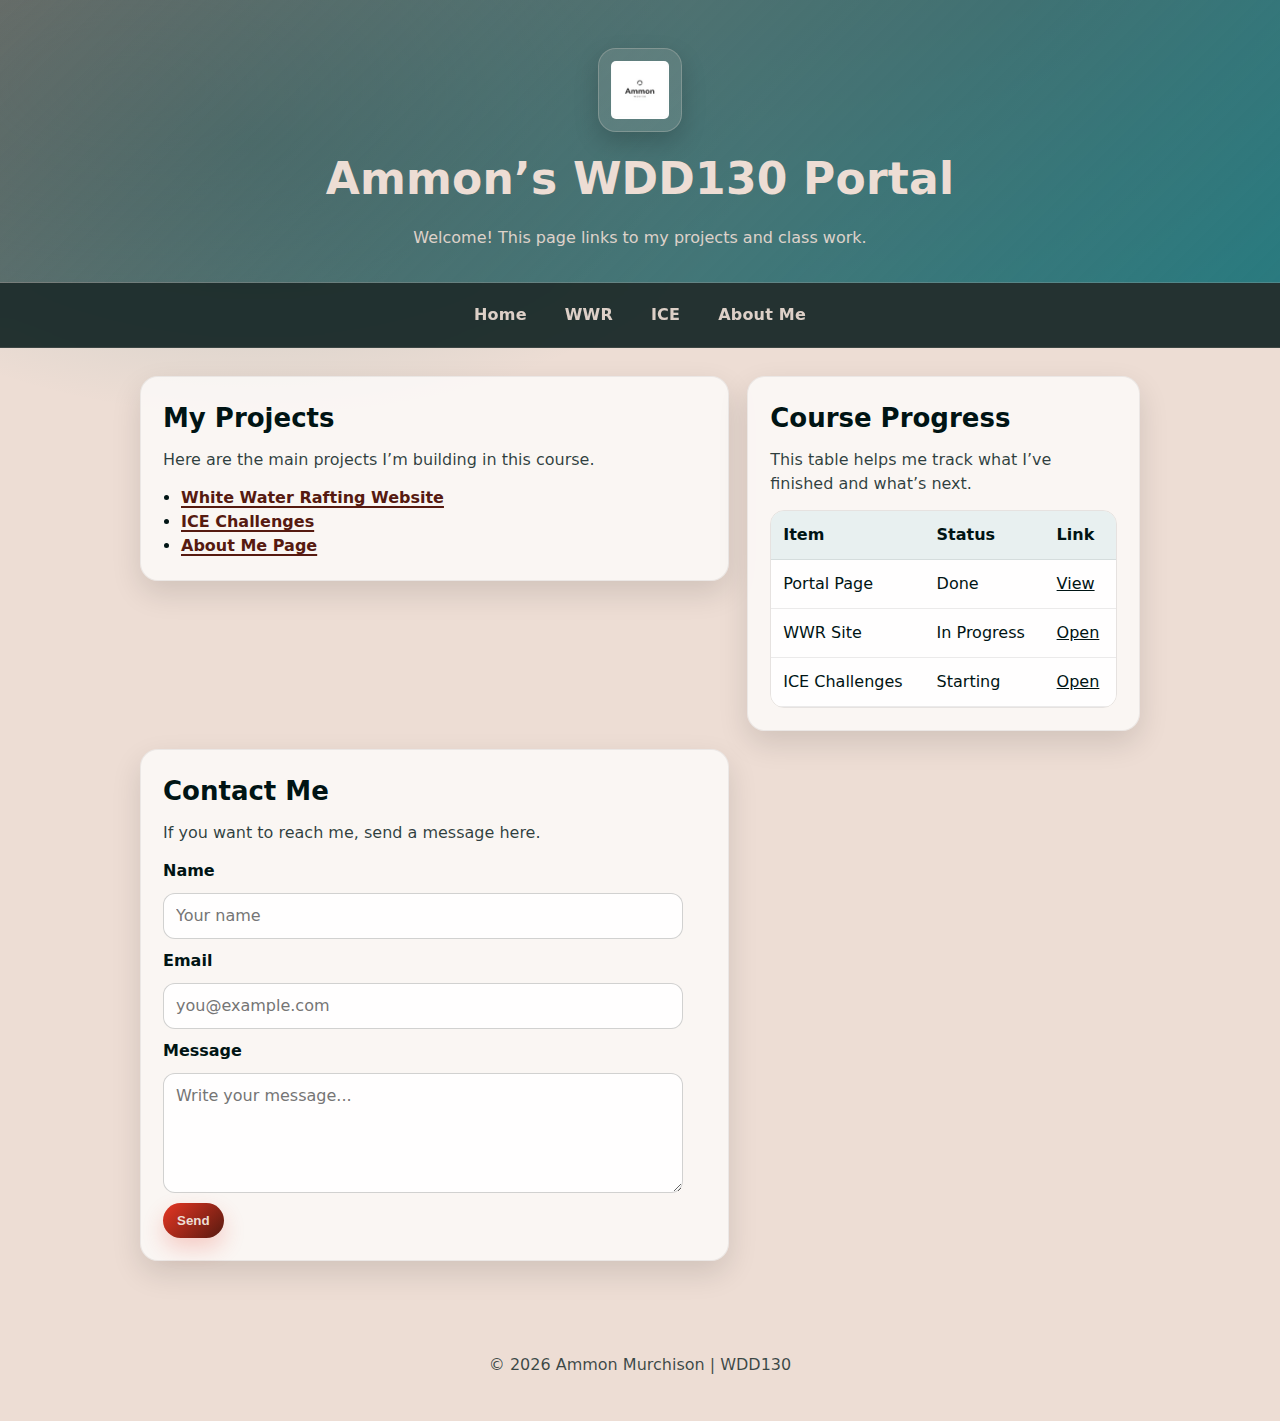
<file: index.html>
<!DOCTYPE html>
<html lang="en">
<head>
  <meta charset="UTF-8" />
  <meta name="viewport" content="width=device-width, initial-scale=1.0"/>
  <title>Ammon WDD130 Portal</title>
  <link rel="stylesheet" href="styles/style.css"/>
</head>

<body>

<header>
  <div class="container brand">
    <img src="images/logo.png" alt="Ammon logo">
    <h1>Ammon’s WDD130 Portal</h1>
    <p>Welcome! This page links to my projects and class work.</p>
  </div>
</header>

<nav>
  <div class="container nav-inner">
    <a href="index.html">Home</a>
    <a href="wwr/index.html">WWR</a>
    <a href="ice.html">ICE</a>
    <a href="aboutme.html">About Me</a>
  </div>
</nav>

<main>
  <div class="container grid two">

    <section class="card">
      <h2>My Projects</h2>
      <p>Here are the main projects I’m building in this course.</p>
      <ul class="list">
        <li><a href="wwr/index.html">White Water Rafting Website</a></li>
        <li><a href="ice.html">ICE Challenges</a></li>
        <li><a href="aboutme.html">About Me Page</a></li>
      </ul>
    </section>

    <section class="card">
      <h2>Course Progress</h2>
      <p>This table helps me track what I’ve finished and what’s next.</p>

      <div class="table-wrap">
        <table>
          <thead>
            <tr>
              <th>Item</th>
              <th>Status</th>
              <th>Link</th>
            </tr>
          </thead>
          <tbody>
            <tr>
              <td>Portal Page</td>
              <td>Done</td>
              <td><a href="index.html">View</a></td>
            </tr>
            <tr>
              <td>WWR Site</td>
              <td>In Progress</td>
              <td><a href="wwr/index.html">Open</a></td>
            </tr>
            <tr>
              <td>ICE Challenges</td>
              <td>Starting</td>
              <td><a href="ice.html">Open</a></td>
            </tr>
          </tbody>
        </table>
      </div>
    </section>

    <section class="card">
      <h2>Contact Me</h2>
      <p>If you want to reach me, send a message here.</p>

      <form>
        <label>Name</label>
        <input type="text" placeholder="Your name">

        <label>Email</label>
        <input type="email" placeholder="you@example.com">

        <label>Message</label>
        <textarea placeholder="Write your message..."></textarea>

        <button type="submit">Send</button>
      </form>
    </section>

  </div>
</main>

<footer>
  <p>&copy; 2026 Ammon Murchison | WDD130</p>
</footer>

</body>
</html>
</file>
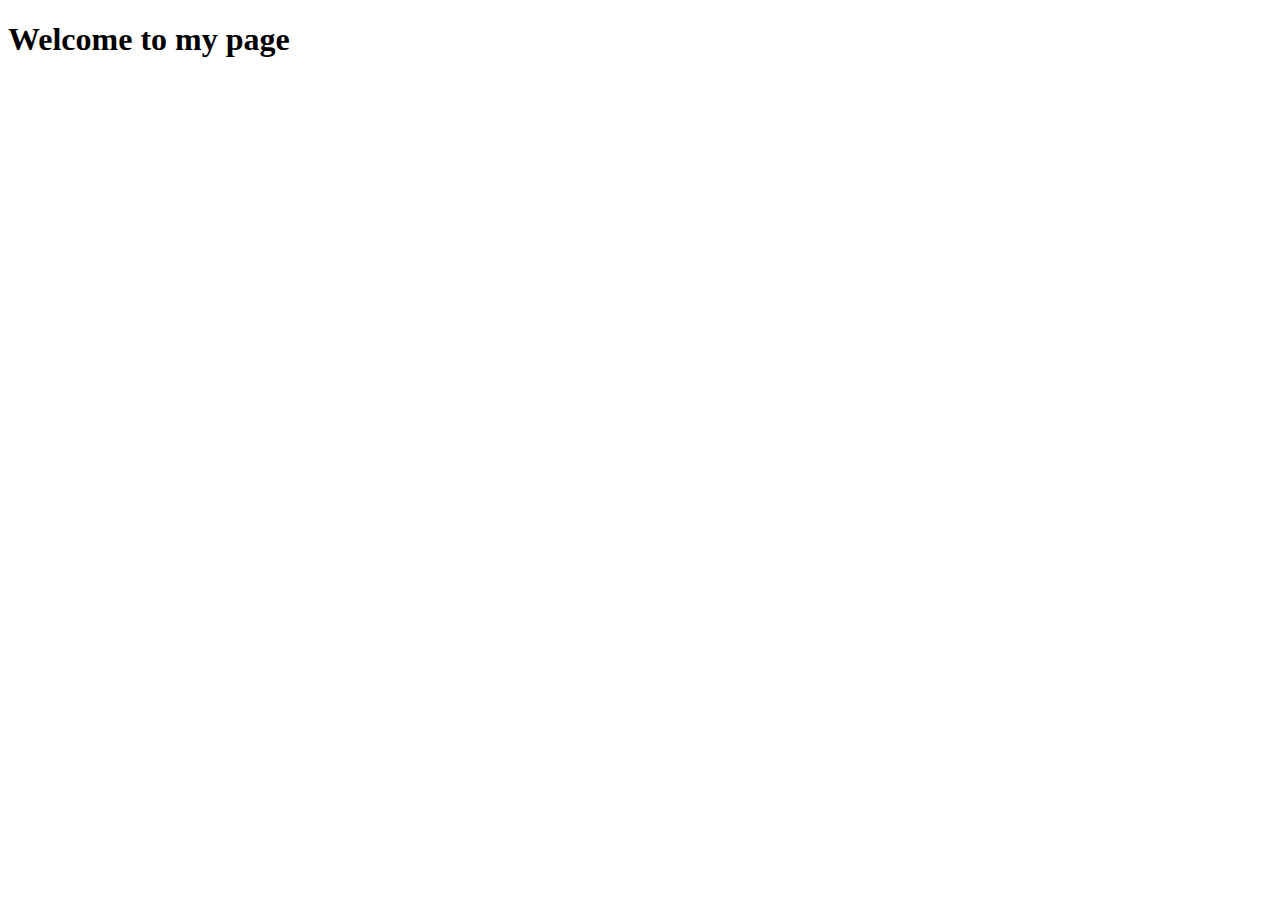
<file: Fonts/index.html>
<!DOCTYPE html>
    <html lang="en">
        <head>
            <meta charset="UTF-8"
            <meta name="viewpont"
             content="width=device-width. initial-scale=1. 0">
             <title>Portal Page</title>

             </head>
             <body>
                <h1>Welcome to my page</h1>



            </body>
        </html>
</file>
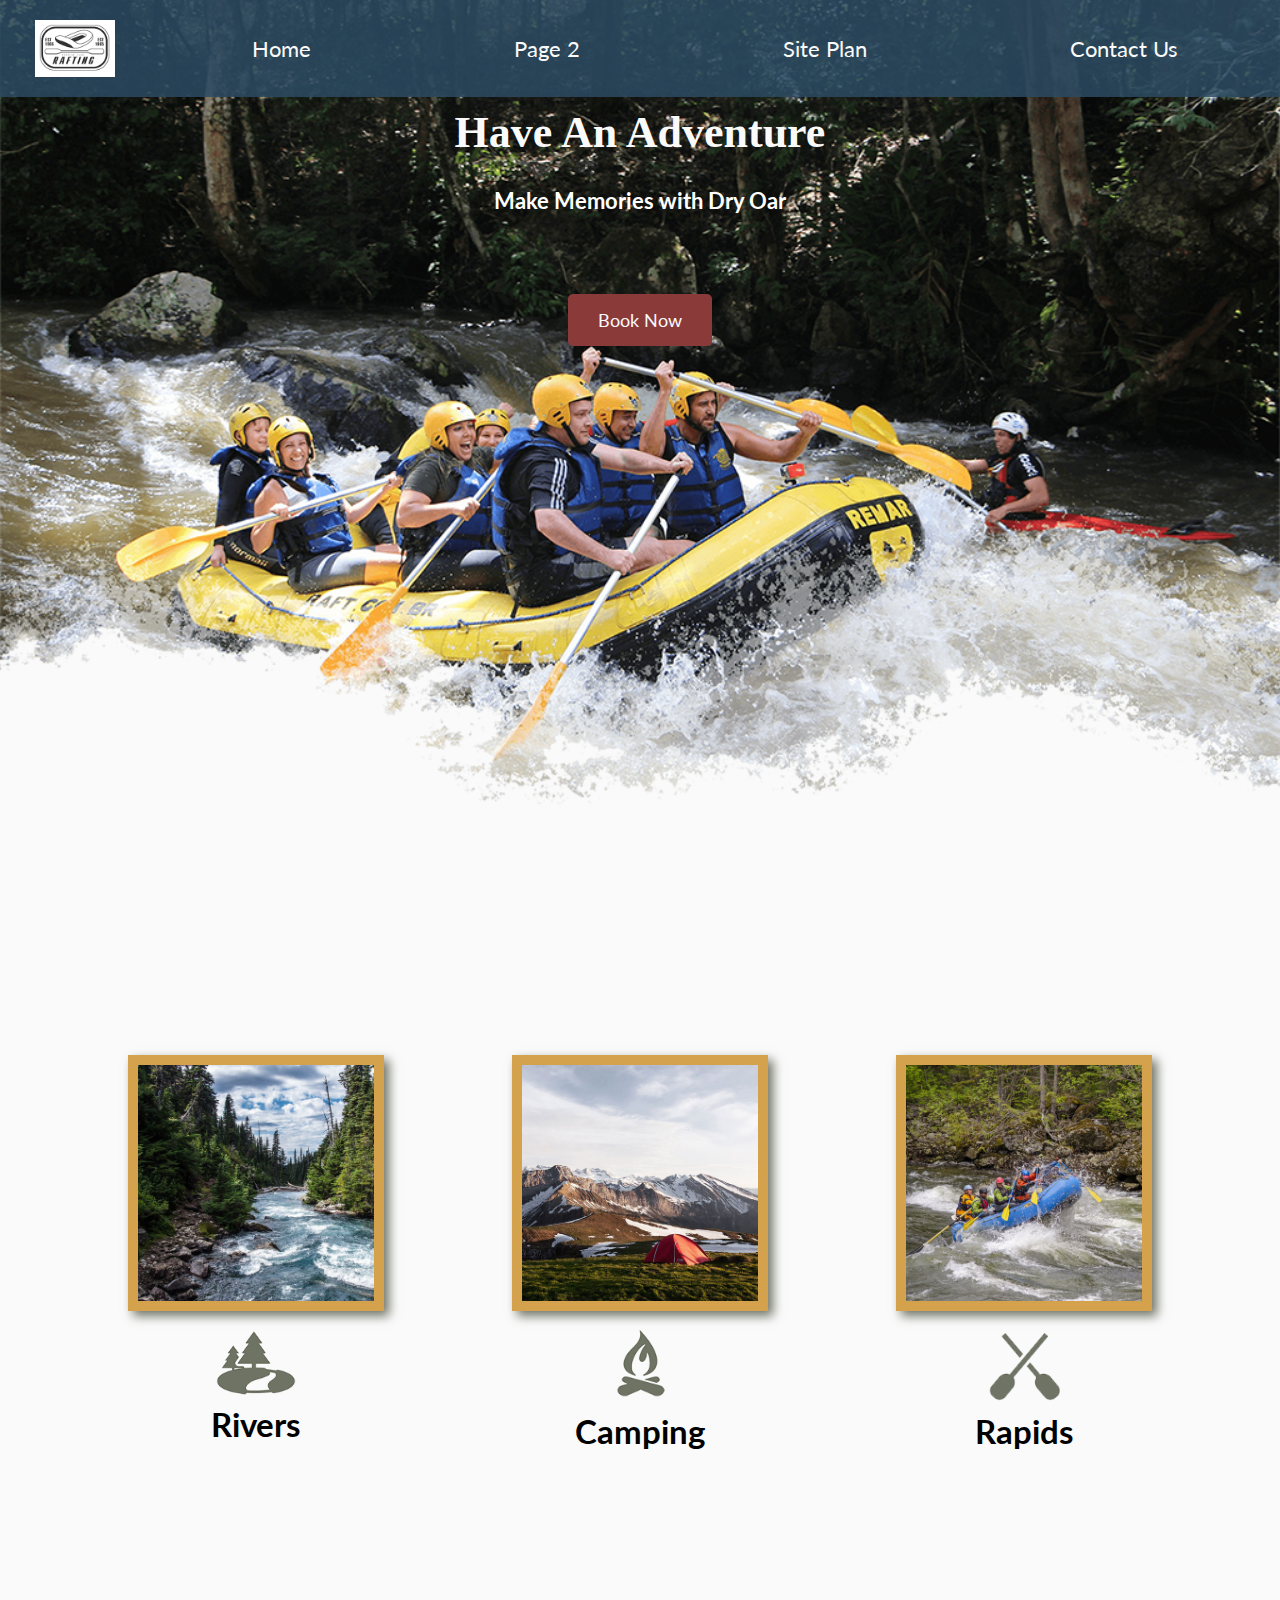
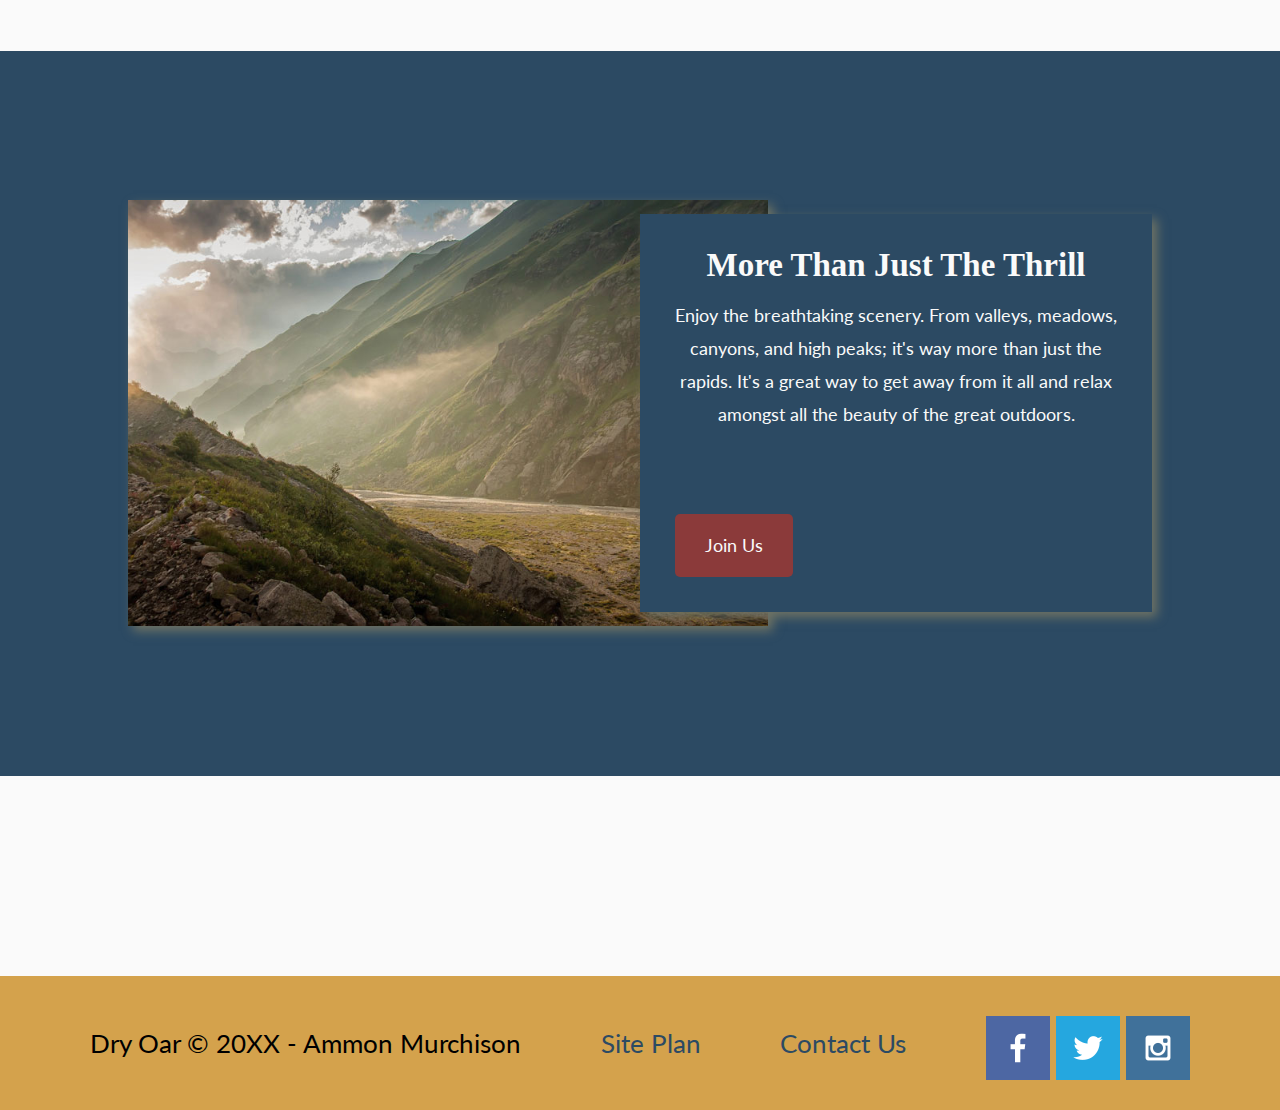
<file: wwr/index.html>
<!DOCTYPE html>
<html lang="en">
<head>
  <meta charset="UTF-8">
  <meta name="viewport" content="width=device-width, initial-scale=1.0">
  <title>Whitewater Rafting Vacations | Dry Oar Boating | Home</title>

  <link rel="stylesheet" href="styles/style.css">
</head>

<body>
  <div id="content">

    <header>
      <a id="logo_link" href="index.html">
        <img class="logo" src="images/logo12_200.png" alt="Dry Oar Logo">
      </a>

      <nav>
        <a href="index.html">Home</a>
        <a href="#">Page 2</a>
        <a href="site-plan-rafting.html">Site Plan</a>
        <a href="contactus.html">Contact Us</a>
      </nav>
    </header>

    <div id="hero">
      <div id="hero-box">
        <img id="hero-img" src="images/hero.png" alt="People enjoying white water rafting">
      </div>

      <section id="hero-msg">
        <h1 class="home-title">Have An Adventure</h1>
        <h4>Make Memories with Dry Oar</h4>
        <div class="button-box">
          <a class="book" href="contactus.html">Book Now</a>
        </div>
      </section>
    </div>

    <main class="home-grid">
      <section class="rivers-card">
        <img class="card-img" src="images/rivers.jpg" alt="River in forest">
        <img class="icon" src="images/river_icon.png" alt="River icon">
        <h2>Rivers</h2>
      </section>

      <section class="camping-card">
        <img class="card-img" src="images/camping.jpg" alt="Tent in mountains">
        <img class="icon" src="images/fire_icon.png" alt="Fire icon">
        <h2>Camping</h2>
      </section>

      <section class="rapids-card">
        <img class="card-img" src="images/rapids.jpg" alt="Rafting boat on rapids">
        <img class="icon" src="images/oars.png" alt="Oars icon">
        <h2>Rapids</h2>
      </section>

      <div id="background"></div>

      <img class="mountains" src="images/mountains.jpg" alt="Misty mountains">

      <section class="msg">
        <h2>More Than Just The Thrill</h2>
        <p>
          Enjoy the breathtaking scenery. From valleys, meadows, canyons, and high peaks; it's way more than just the rapids.
          It's a great way to get away from it all and relax amongst all the beauty of the great outdoors.
        </p>
        <a class="join" href="rivers.html">Join Us</a>
      </section>
    </main>

    <footer>
      <p>Dry Oar &copy; 20XX - Ammon Murchison</p>
      <p><a href="site-plan-rafting.html">Site Plan</a></p>
      <p><a href="contactus.html">Contact Us</a></p>

      <div class="social">
        <a href="https://facebook.com" target="_blank">
          <img src="images/facebook.png" alt="Facebook icon">
        </a>
        <a href="https://twitter.com" target="_blank">
          <img src="images/twitter.png" alt="Twitter icon">
        </a>
        <a href="https://instagram.com" target="_blank">
          <img src="images/instagram.png" alt="Instagram icon">
        </a>
      </div>
    </footer>

  </div>
</body>
</html>
</file>
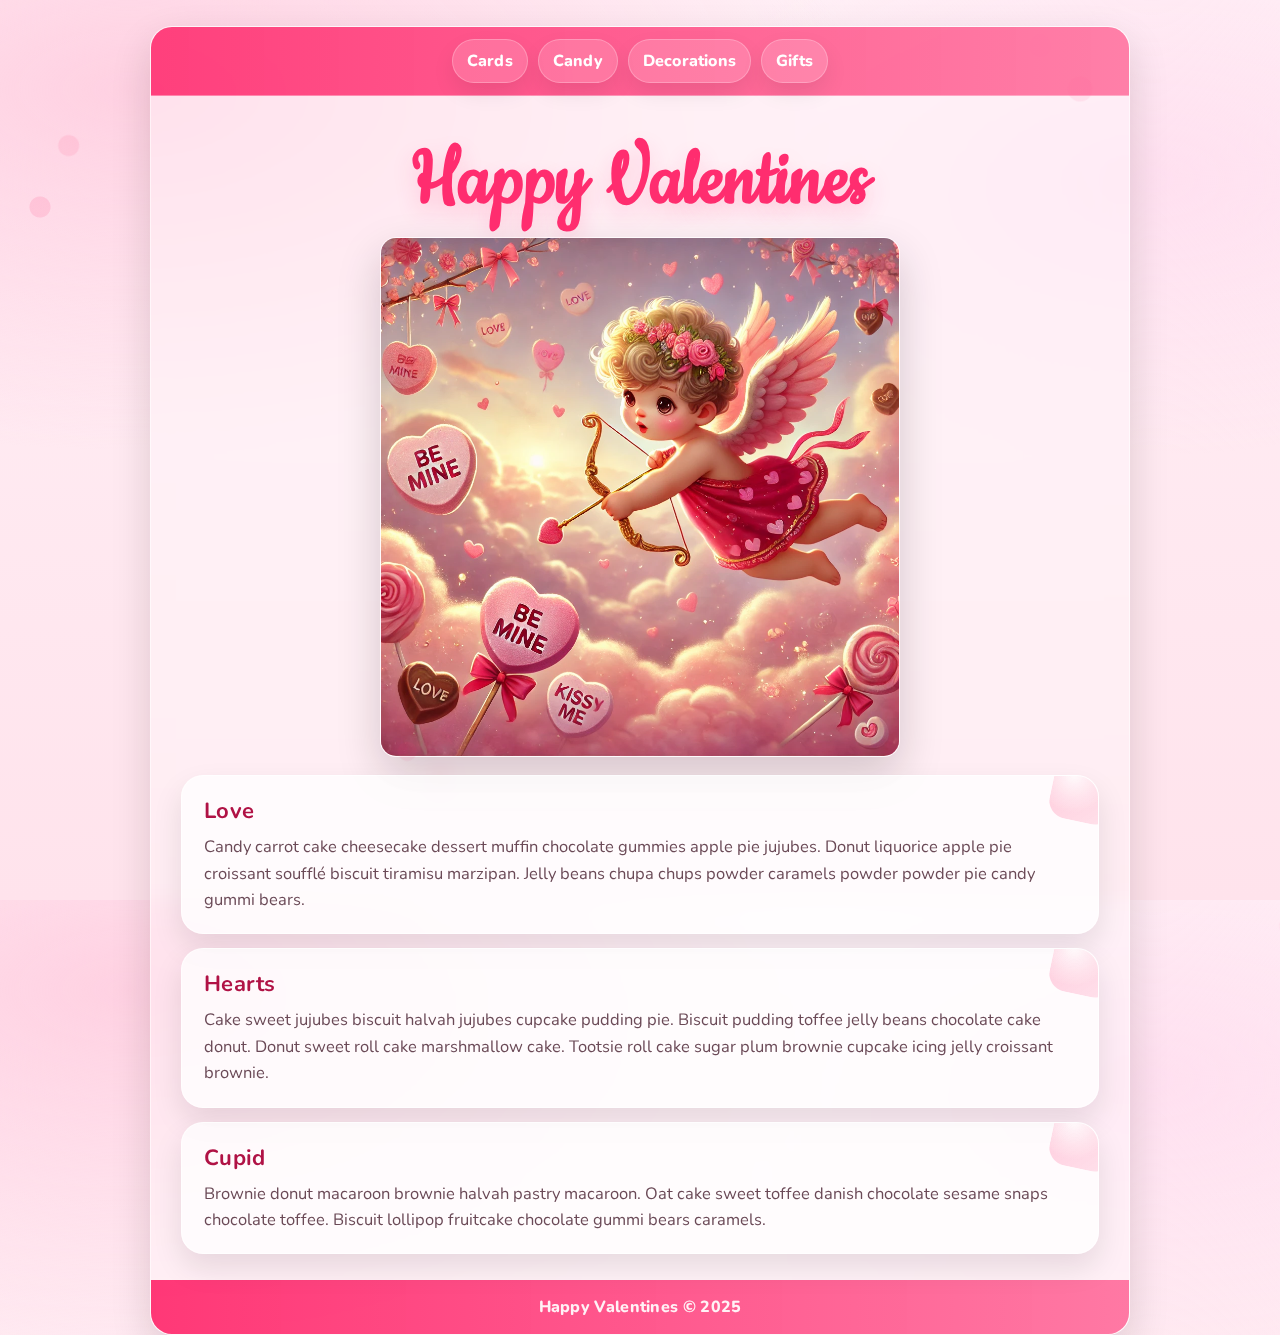
<file: ice/valentines copy/index.html>
<!DOCTYPE html>
<html lang="en">

<head>
    <meta charset="UTF-8">
    <meta name="viewport" content="width=device-width, initial-scale=1.0">
    <title>Happy Valentines Page</title>
    <link rel="stylesheet" href="styles/styles.css">
</head>

<body>
    <div id="wrapper">
        <header>
            <nav>
                <ul>
                    <li>Cards</li>
                    <li>Candy</li>
                    <li>Decorations</li>
                    <li>Gifts</li>
                </ul>
            </nav>
        </header>
        <main>
            <h1>Happy Valentines</h1>
            <img src="images/valentines.png">
            <section>
                <h2>Love</h2>
                <p>Candy carrot cake cheesecake dessert muffin chocolate gummies apple
                    pie jujubes. Donut liquorice apple pie croissant soufflé biscuit
                    tiramisu marzipan. Jelly beans chupa chups powder caramels powder
                    powder pie candy gummi bears. </p>
            </section>
            <section>
                <h2>Hearts</h2>
                <p>Cake sweet jujubes biscuit halvah jujubes cupcake pudding pie. Biscuit
                    pudding toffee jelly beans chocolate cake donut. Donut sweet roll cake
                    marshmallow cake. Tootsie roll cake sugar plum brownie cupcake icing
                    jelly croissant brownie.</p>
            </section>
            <section>
                <h2>Cupid</h2>
                <p>Brownie donut macaroon brownie halvah pastry macaroon. Oat cake sweet
                    toffee danish chocolate sesame snaps chocolate toffee. Biscuit lollipop
                    fruitcake chocolate gummi bears caramels.</p>
            </section>
        </main>
        <footer>
            Happy Valentines &copy; 2025
        </footer>
    </div>
</body>

</html>
</file>
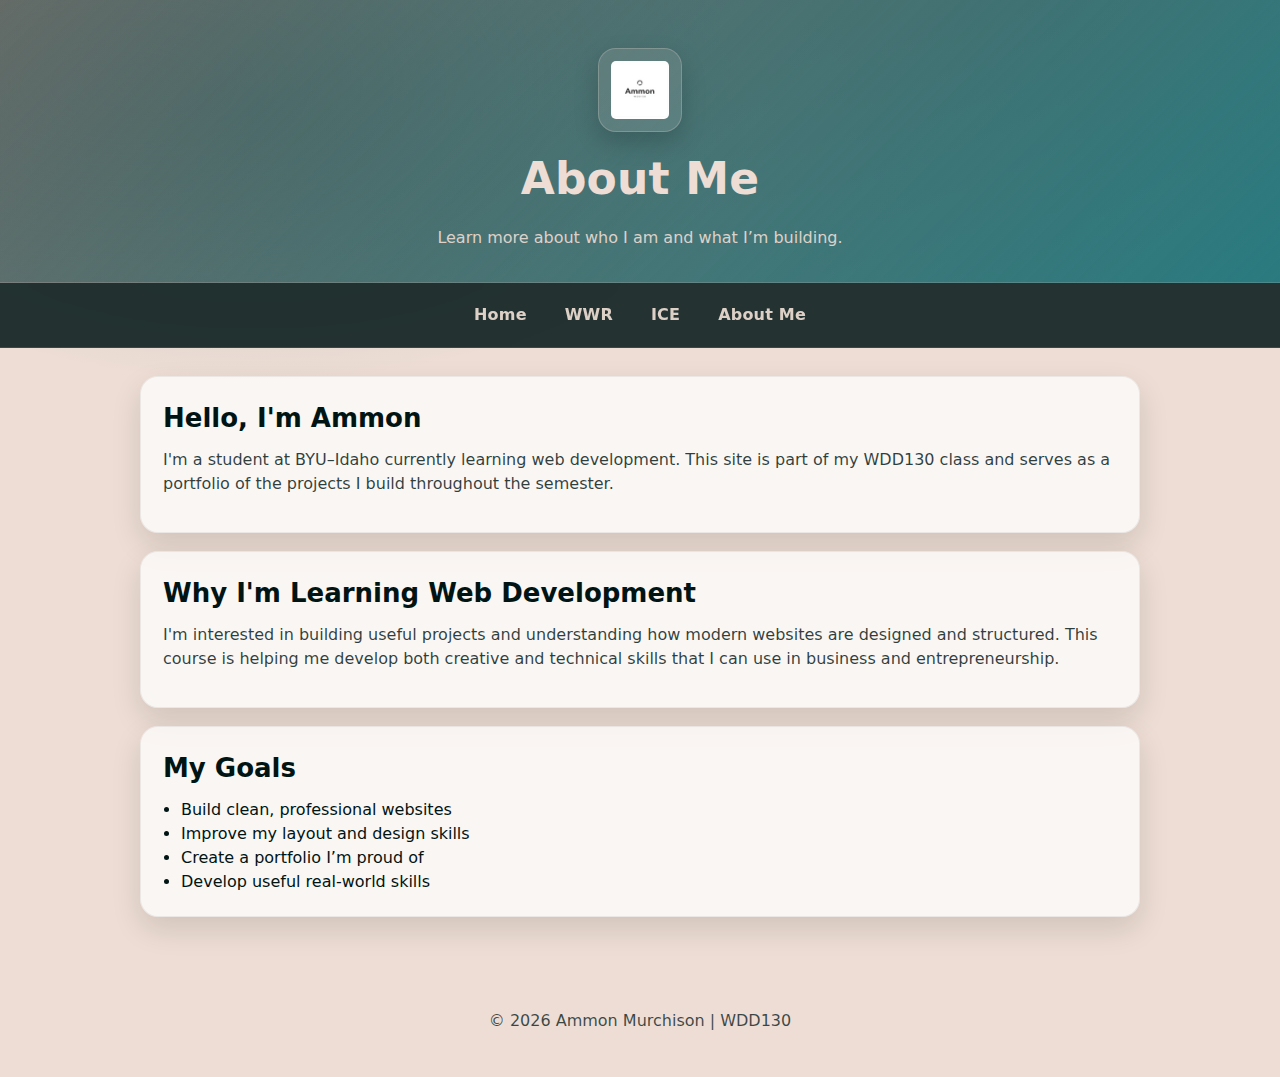
<file: aboutme.html>
<!DOCTYPE html>
<html lang="en">
<head>
  <meta charset="UTF-8" />
  <meta name="viewport" content="width=device-width, initial-scale=1.0"/>
  <title>About Me | Ammon</title>
  <link rel="stylesheet" href="styles/style.css"/>
</head>

<body>

<header>
  <div class="container brand">
    <img src="images/logo.png" alt="Ammon logo">
    <h1>About Me</h1>
    <p>Learn more about who I am and what I’m building.</p>
  </div>
</header>

<nav>
  <div class="container nav-inner">
    <a href="index.html">Home</a>
    <a href="wwr/index.html">WWR</a>
    <a href="ice.html">ICE</a>
    <a href="aboutme.html">About Me</a>
  </div>
</nav>

<main>
  <div class="container grid">

    <section class="card">
      <h2>Hello, I'm Ammon</h2>
      <p>
        I'm a student at BYU–Idaho currently learning web development.
        This site is part of my WDD130 class and serves as a portfolio
        of the projects I build throughout the semester.
      </p>
    </section>

    <section class="card">
      <h2>Why I'm Learning Web Development</h2>
      <p>
        I'm interested in building useful projects and understanding how
        modern websites are designed and structured. This course is helping
        me develop both creative and technical skills that I can use in
        business and entrepreneurship.
      </p>
    </section>

    <section class="card">
      <h2>My Goals</h2>
      <ul class="list">
        <li>Build clean, professional websites</li>
        <li>Improve my layout and design skills</li>
        <li>Create a portfolio I’m proud of</li>
        <li>Develop useful real-world skills</li>
      </ul>
    </section>

  </div>
</main>

<footer>
  <p>&copy; 2026 Ammon Murchison | WDD130</p>
</footer>

</body>
</html>
</file>
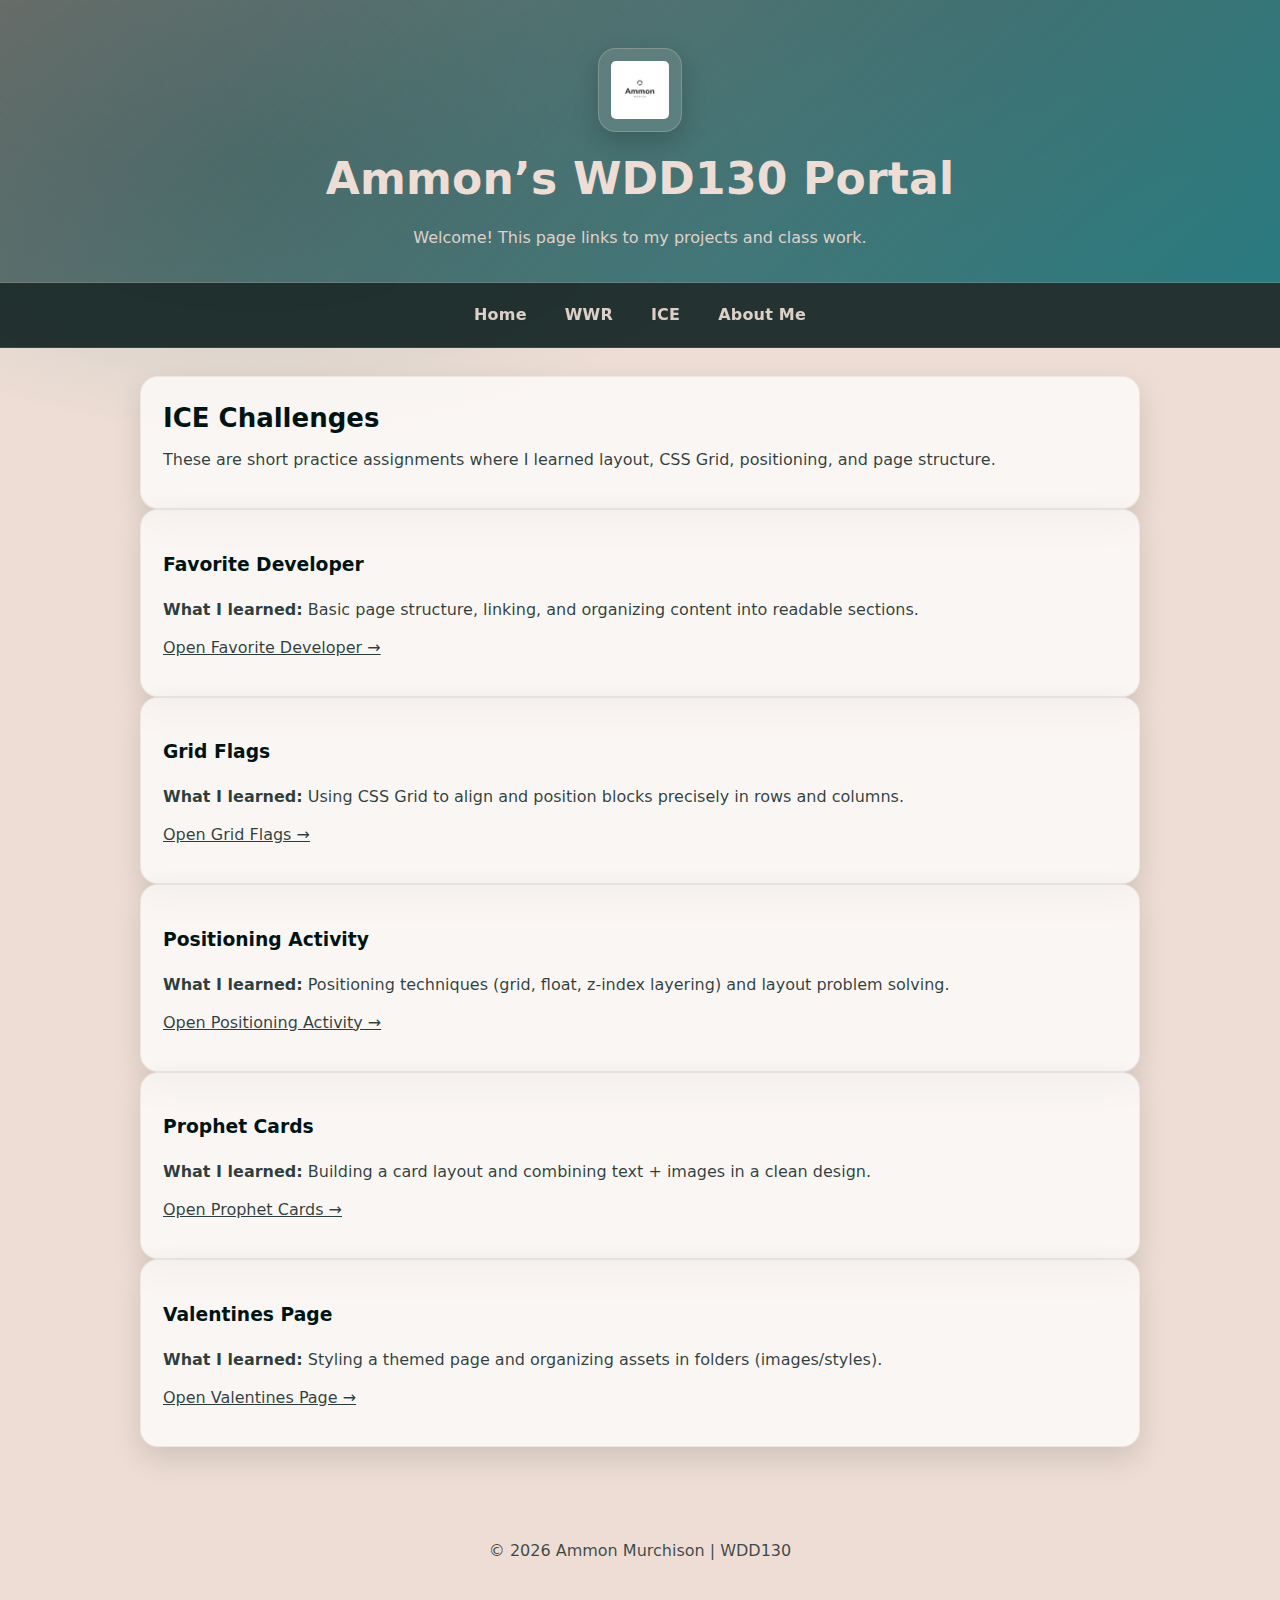
<file: ice.html>
<!DOCTYPE html>
<html lang="en">
<head>
  <meta charset="UTF-8" />
  <meta name="viewport" content="width=device-width, initial-scale=1.0"/>
  <title>ICE Challenges | Ammon</title>
  <link rel="stylesheet" href="styles/style.css"/>
</head>

<body>

<header>
  <div class="container brand">
    <img src="images/logo.png" alt="Ammon logo">
    <h1>Ammon’s WDD130 Portal</h1>
    <p>Welcome! This page links to my projects and class work.</p>
  </div>
</header>

<nav>
  <div class="container nav-inner">
    <a href="index.html">Home</a>
    <a href="wwr/raftindex.html">WWR</a>
    <a href="ice.html">ICE</a>
    <a href="aboutme.html">About Me</a>
  </div>
</nav>

<main>
  <div class="container">

    <section class="card">
      <h2>ICE Challenges</h2>
      <p>These are short practice assignments where I learned layout, CSS Grid, positioning, and page structure.</p>
    </section>

    <section class="card">
      <h3>Favorite Developer</h3>
      <p><strong>What I learned:</strong> Basic page structure, linking, and organizing content into readable sections.</p>
      <p>
        <a href="ice/favorite_devo/favdevo.html" target="_blank">Open Favorite Developer →</a>
      </p>
    </section>

    <section class="card">
      <h3>Grid Flags</h3>
      <p><strong>What I learned:</strong> Using CSS Grid to align and position blocks precisely in rows and columns.</p>
      <p>
        <a href="ice/grid_flags/flags.html" target="_blank">Open Grid Flags →</a>
      </p>
    </section>

    <section class="card">
      <h3>Positioning Activity</h3>
      <p><strong>What I learned:</strong> Positioning techniques (grid, float, z-index layering) and layout problem solving.</p>
      <p>
        <a href="ice/positioning/positioning.html" target="_blank">Open Positioning Activity →</a>
      </p>
    </section>

    <section class="card">
      <h3>Prophet Cards</h3>
      <p><strong>What I learned:</strong> Building a card layout and combining text + images in a clean design.</p>
      <p>
        <a href="ice/prophet_cards/nelson.html" target="_blank">Open Prophet Cards →</a>
      </p>
    </section>

    <section class="card">
      <h3>Valentines Page</h3>
      <p><strong>What I learned:</strong> Styling a themed page and organizing assets in folders (images/styles).</p>
      <p>
        <a href="ice/valentines/index.html" target="_blank">Open Valentines Page →</a>
      </p>
    </section>

  </div>
</main>

<footer>
  <p>&copy; 2026 Ammon Murchison | WDD130</p>
</footer>

</body>
</html>
</file>
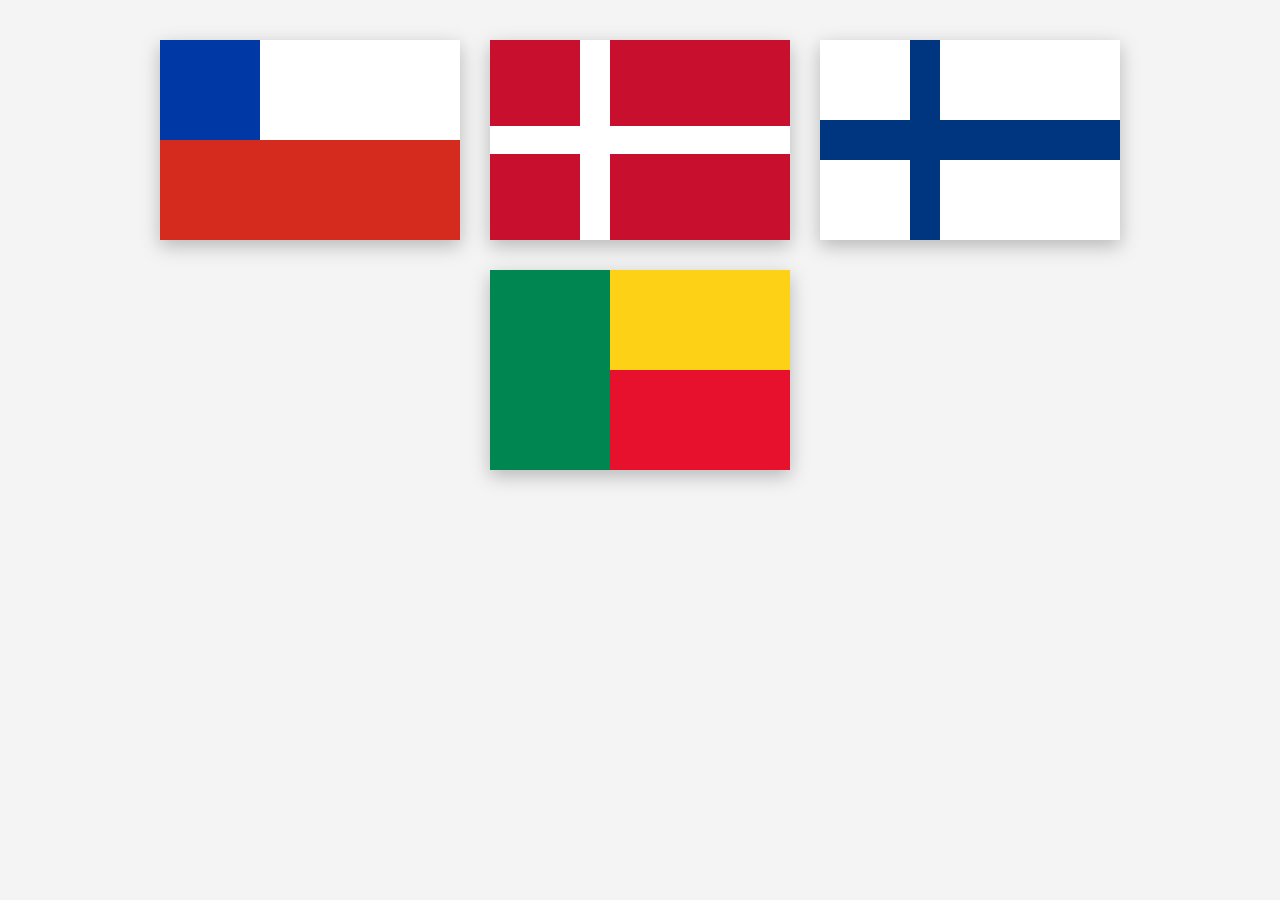
<file: ice/flags.html>
<!DOCTYPE html>
<html lang="en">
<head>
  <meta charset="UTF-8" />
  <title>CSS Grid Flags</title>

  <style>
    body {
      font-family: Arial, sans-serif;
      display: flex;
      gap: 30px;
      flex-wrap: wrap;
      justify-content: center;
      margin-top: 40px;
      background: #f4f4f4;
    }

    .flag {
      width: 300px;
      height: 200px;
      box-shadow: 0 6px 18px rgba(0,0,0,0.25);
    }

    /* ---------- Chile (given example) ---------- */
    #chile {
      display: grid;
      grid-template-columns: 1fr 2fr;
      grid-template-rows: 1fr 1fr;
    }

    #cblue  { background: #0039a6; }
    #cwhite { background: white; grid-column: 2 / 3; }
    #cred   { background: #d52b1e; grid-column: 1 / 3; }

    /* ---------- Denmark ---------- */
    #denmark {
      display: grid;
      grid-template-columns: 3fr 1fr 6fr;
      grid-template-rows: 3fr 1fr 3fr;
      background: white;
    }

    #dred1 { background: #c8102e; grid-column: 1; grid-row: 1; }
    #dred2 { background: #c8102e; grid-column: 3; grid-row: 1; }
    #dred3 { background: #c8102e; grid-column: 1; grid-row: 3; }
    #dred4 { background: #c8102e; grid-column: 3; grid-row: 3; }

    /* ---------- Finland ---------- */
    #finland {
      display: grid;
      grid-template-columns: 3fr 1fr 6fr;
      grid-template-rows: 2fr 1fr 2fr;
      background: #003580;
    }

    #fwhite1 { background: white; grid-column: 1; grid-row: 1; }
    #fwhite2 { background: white; grid-column: 3; grid-row: 1; }
    #fwhite3 { background: white; grid-column: 1; grid-row: 3; }
    #fwhite4 { background: white; grid-column: 3; grid-row: 3; }

    /* ---------- Benin ---------- */
    #benin {
      display: grid;
      grid-template-columns: 2fr 3fr;
      grid-template-rows: 1fr 1fr;
    }

    #bgreen  { background: #008751; grid-column: 1; grid-row: 1 / 3; }
    #byellow { background: #fcd116; grid-column: 2; grid-row: 1; }
    #bred    { background: #e8112d; grid-column: 2; grid-row: 2; }

  </style>
</head>

<body>

  <!-- Chile -->
  <div id="chile" class="flag">
    <div id="cblue"></div>
    <div id="cwhite"></div>
    <div id="cred"></div>
  </div>

  <!-- Denmark -->
  <div id="denmark" class="flag">
    <div id="dred1"></div>
    <div id="dred2"></div>
    <div id="dred3"></div>
    <div id="dred4"></div>
  </div>

  <!-- Finland -->
  <div id="finland" class="flag">
    <div id="fwhite1"></div>
    <div id="fwhite2"></div>
    <div id="fwhite3"></div>
    <div id="fwhite4"></div>
  </div>

  <!-- Benin -->
  <div id="benin" class="flag">
    <div id="bgreen"></div>
    <div id="byellow"></div>
    <div id="bred"></div>
  </div>

</body>
</html>
</file>
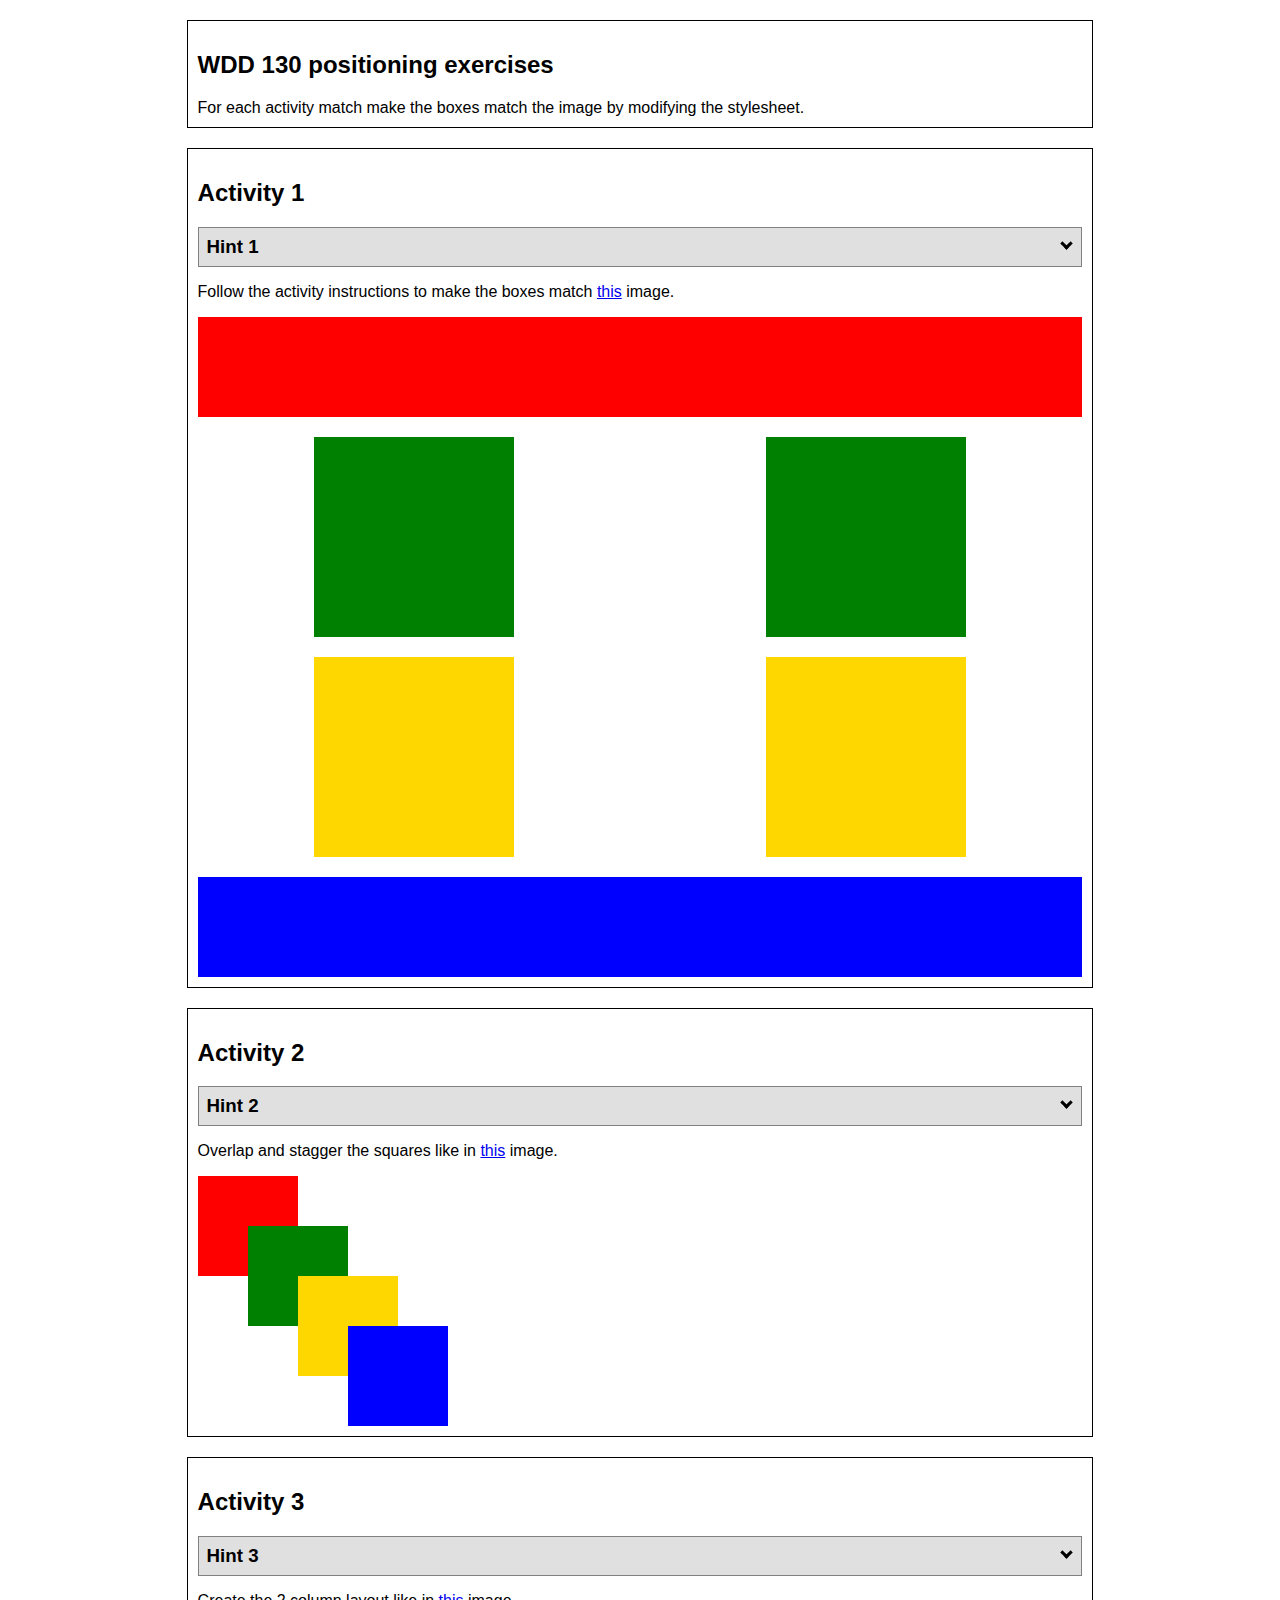
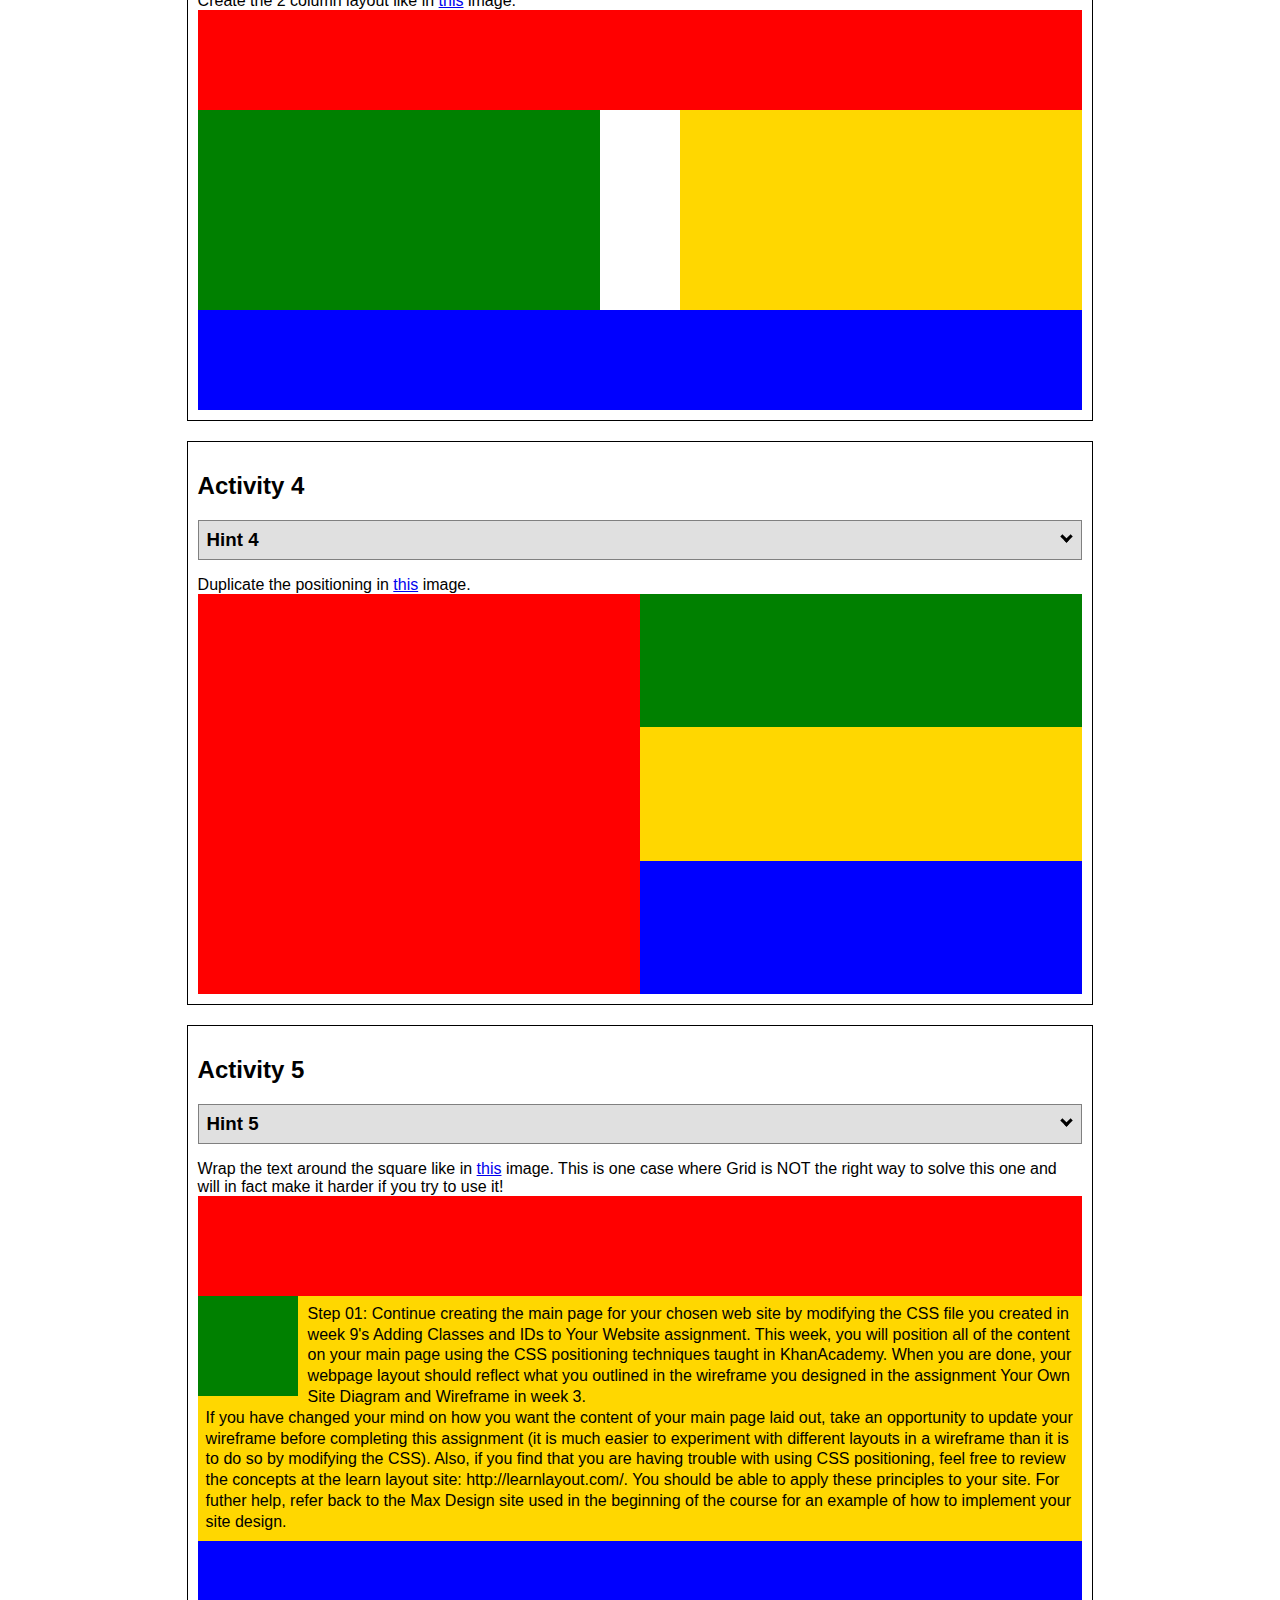
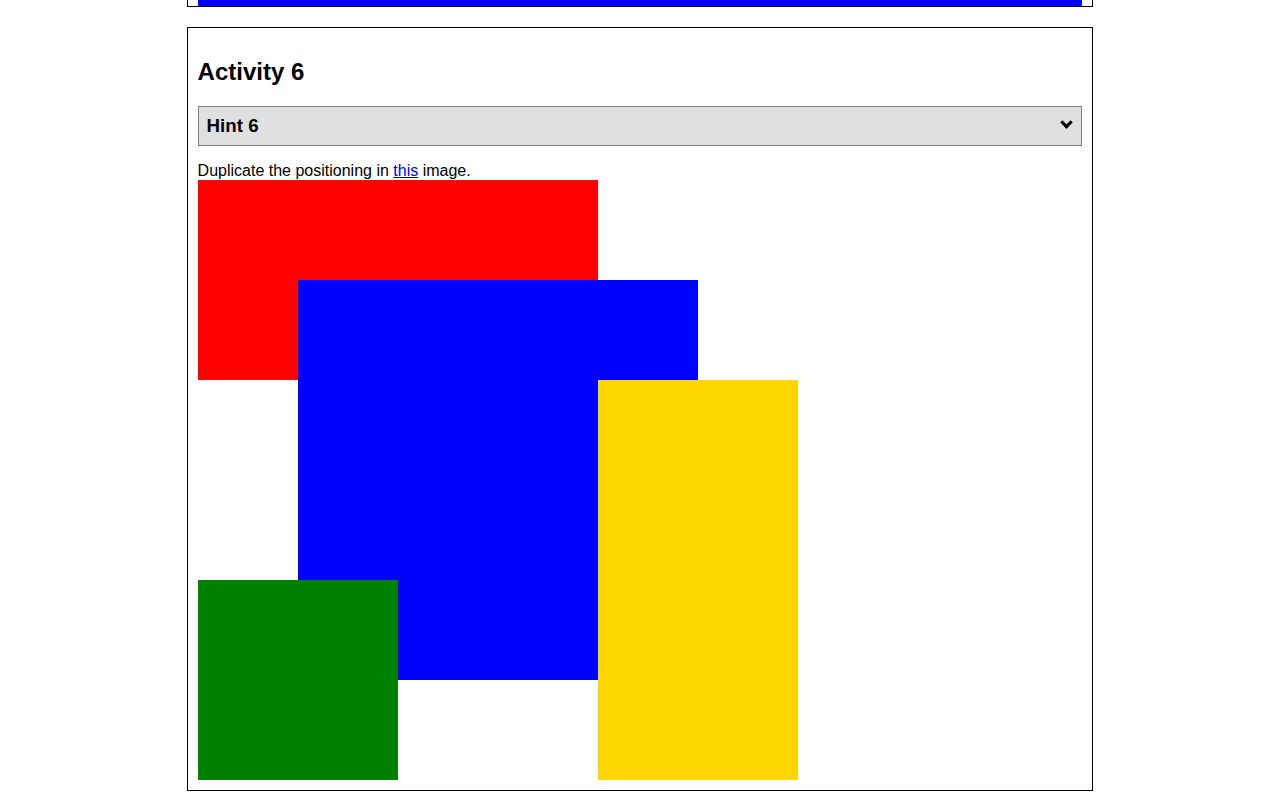
<file: ice/positioning.html>
<!DOCTYPE html>
<html lang="en">
  <head>
    <!-- HTML - Name: positioning.html -->
    <title>Positioning Activity</title>
    <link rel="stylesheet" type="text/css" href="positionstyles.css" />
  </head>
  <body>
    <div class="activity">
      <h2>WDD 130 positioning exercises</h2>
      For each activity match make the boxes match the image by modifying the stylesheet.</div>
    <div class="activity">
      <h2>Activity 1</h2>
      <section class="hint"><input type="checkbox" ><i></i> <h3>Hint 1</h3><div><p>Use the activity instructions for the firt activity</a></p></div></section>
      <p>Follow the activity instructions to make the boxes match  <a href="images/example1.png" target="_blank">this</a> image.</p>
      <div class="content1" >
        <div class="red1" ></div>
        <div class="green1" ></div>
        <div class="green1" ></div>
        <div class="yellow1"></div>
        <div class="yellow1"></div>
        <div class="blue1"></div>
      </div>
    </div>
    <div class="activity">
      <h2>Activity 2</h2>
      <section class="hint"><input type="checkbox" > <h3>Hint 2</h3><i></i><div>
      <ul>
      <li>grid-template-columns: 50px 50px 50px 50px 50px </li></ul></div></section>
      <p>Overlap and stagger the squares like in <a href="images/example2.png" target="_blank">this</a> image.</p>
      <div class="content2" >
        <div class="red2" ></div>
        <div class="green2" ></div>
        <div class="yellow2"></div>
        <div class="blue2"></div>
      </div>
    </div>
    <div class="activity">
      <h2>Activity 3</h2>
      <section class="hint"><input type="checkbox" > <h3>Hint 3</h3><i></i><div><p>This one is going to be best solved with CSS Grid. Remember to make the boxes the right width first...then start moving them around. </p><h4>Properties used:</h4><ul><li>display:grid;</li><li>grid-template-columns:</li><li>grid-column-gap:</li>
        <li>grid-column:</li>  </ul></div></section>
      Create the 2 column layout like in <a href="images/example3.png" target="_blank">this</a>  image.
      <div class="content3" >
        <div class="red3" ></div>
        <div class="green3" ></div>
        <div class="yellow3"></div>
        <div class="blue3"></div>
      </div>
    </div>
    <div class="activity">
      <h2>Activity 4</h2>
      <section class="hint"><input type="checkbox" > <h3>Hint 4</h3><i></i><div><p>For the others we have been primarily concerned with width. For this one you will need to adjust height as well. </p><h4>Properties used:</h4><ul><li>display:grid;</li><li>grid-template-columns:</li><li>grid-row:</li></ul></div></section>
      Duplicate the positioning in <a href="images/example4.png" target="_blank">this</a> image. 
      <div class="content4" >
        <div class="red4" ></div>
        <div class="green4" ></div>
        <div class="yellow4"></div>
        <div class="blue4"></div>
      </div>
    </div>

    <div class="activity">
      <h2>Activity 5</h2>
      <section class="hint"><input type="checkbox" > <h3>Hint 5</h3><i></i><div><p>Grid is <strong>not</strong> the right way to do this.  In fact there is only one way to really do that...and that is with float. Remember that we float the thing we want the text to wrap around.  Also remember to start by making all the shapes the right size and shape.</p><h4>Properties used:</h4><ul><li>float: left;</li></ul></div></section>
      Wrap the text around the square like in <a href="images/example5.png" target="_blank">this</a> image. This is one case where Grid is NOT the right way to solve this one and will in fact make it harder if you try to use it!
      <div class="content5" >
        <div class="red5" ></div>
        <div class="green5" ></div>
        <div class="yellow5">Step 01: Continue creating the main page for your chosen web site by modifying the CSS file you created in week 9's Adding Classes and IDs to Your Website assignment. This week, you will position all of the content on your main page using the CSS positioning techniques taught in KhanAcademy. When you are done, your webpage layout should reflect what you outlined in the wireframe you designed in the assignment Your Own Site Diagram and Wireframe in week 3. <br />
          If you have changed your mind on how you want the content of your main page laid out, take an opportunity to update your wireframe before completing this assignment (it is much easier to experiment with different layouts in a wireframe than it is to do so by modifying the CSS). Also, if you find that you are having trouble with using CSS positioning, feel free to review the concepts at the learn layout site: http://learnlayout.com/. You should be able to apply these principles to your site. For futher help, refer back to the Max Design site used in the beginning of the course for an example of how to implement your site design.</div>
        <div class="blue5"></div>
      </div>
    </div>
    <div class="activity">
      <h2>Activity 6</h2>
      <section class="hint"><input type="checkbox" > <h3>Hint 6</h3><i></i><div><p>This one is all about visualizing the grid behind the layout. If you are having a hard time doing that first: all the sizes are even multiples of 100, and second here is another example with the lines drawn: <a href="images/example6-hint.png" target="_blank">example 6 with lines</a>. For this one you will find it easiest if you use px for the column width. You can also use <kbd>z-index</kbd> to control the element layering.    </p><h4>Properties used:</h4><ul><li>display:grid;</li><li>grid-template-columns:</li><li>grid-column:</li><li>grid-row:</li><li><a href="https://www.w3schools.com/cssref/pr_pos_z-index.asp" target="_blank">z-index:</a></li></ul></div></section>
      Duplicate the positioning in <a href="images/example6.png" target="_blank">this</a> image.
      <div class="content6" >
        <div class="red6" ></div>
        <div class="green6" ></div>
        <div class="yellow6"></div>
        <div class="blue6"></div>
      </div>
    </div>
  </body>
</html>
</file>
<file: styles/style.css>
:root {
  --ink: #001414;
  --teal: #197278;
  --paper: #EDDDD4;
  --orange: #E73623;
  --espresso: #561A10;

  --max: 1000px;
  --radius: 18px;
  --shadow: 0 12px 30px rgba(0,0,0,.12);
}

* { box-sizing: border-box; }

body {
  margin: 0;
  background: radial-gradient(900px 500px at 20% 10%, rgba(25,114,120,.22), transparent 55%),
              radial-gradient(900px 500px at 80% 0%, rgba(231,54,35,.14), transparent 60%),
              var(--paper);
  color: var(--ink);
  font-family: system-ui, -apple-system, Segoe UI, Roboto, Arial, sans-serif;
  line-height: 1.5;
}

a { color: inherit; }

.container {
  width: min(var(--max), calc(100% - 32px));
  margin: 0 auto;
}

header {
  padding: 48px 0 32px;
  background:
    linear-gradient(135deg, rgba(0,20,20,.55), rgba(25,114,120,.92)),
    radial-gradient(800px 400px at 10% 30%, rgba(237,221,212,.18), transparent 60%);
  color: var(--paper);
  border-bottom: 1px solid rgba(255,255,255,.12);
}

.brand {
  display: grid;
  place-items: center;
  gap: 14px;
  text-align: center;
}

.brand img {
  width: 84px;
  height: 84px;
  object-fit: contain;
  background: rgba(237,221,212,.12);
  border: 1px solid rgba(237,221,212,.25);
  padding: 12px;
  border-radius: 18px;
  box-shadow: 0 10px 25px rgba(0,0,0,.18);
}

.brand h1 {
  margin: 0;
  font-size: clamp(28px, 4vw, 44px);
  letter-spacing: .2px;
}

.brand p {
  margin: 0;
  opacity: .9;
  font-weight: 500;
}

nav {
  position: sticky;
  top: 0;
  z-index: 10;
  background: rgba(0,20,20,.85);
  backdrop-filter: blur(10px);
  border-bottom: 1px solid rgba(237,221,212,.12);
}

.nav-inner {
  display: flex;
  justify-content: center;
  gap: 10px;
  padding: 10px 0;
}

nav a {
  text-decoration: none;
  color: var(--paper);
  padding: 10px 14px;
  border-radius: 999px;
  font-weight: 700;
  letter-spacing: .2px;
  transition: transform .12s ease, background .12s ease, opacity .12s ease;
  opacity: .92;
}

nav a:hover {
  background: rgba(237,221,212,.16);
  transform: translateY(-1px);
  opacity: 1;
}

main {
  padding: 28px 0 48px;
}

.grid {
  display: grid;
  gap: 18px;
}

.card {
  background: rgba(255,255,255,.72);
  border: 1px solid rgba(0,0,0,.06);
  border-radius: var(--radius);
  box-shadow: var(--shadow);
  padding: 22px;
}

.card h2 {
  margin: 0 0 10px;
  font-size: 26px;
}

.card p {
  margin: 0 0 14px;
  color: rgba(0,20,20,.82);
}

.list {
  margin: 0;
  padding-left: 18px;
}

.list a {
  color: var(--espresso);
  font-weight: 700;
  text-decoration: underline;
  text-decoration-thickness: 2px;
  text-underline-offset: 3px;
}

.table-wrap {
  overflow-x: auto;
  border-radius: 14px;
  border: 1px solid rgba(0,0,0,.08);
}

table {
  width: 100%;
  border-collapse: collapse;
  background: rgba(255,255,255,.85);
}

th, td {
  padding: 12px 12px;
  text-align: left;
  border-bottom: 1px solid rgba(0,0,0,.08);
}

th {
  background: rgba(25,114,120,.10);
  color: var(--ink);
  font-weight: 800;
}

tr:hover td {
  background: rgba(231,54,35,.06);
}

form {
  display: grid;
  gap: 10px;
  max-width: 520px;
}

label {
  font-weight: 800;
}

input, textarea {
  width: 100%;
  padding: 10px 12px;
  border-radius: 12px;
  border: 1px solid rgba(0,0,0,.18);
  background: rgba(255,255,255,.9);
  font: inherit;
}

textarea { min-height: 120px; resize: vertical; }

button {
  justify-self: start;
  padding: 10px 14px;
  border: 0;
  border-radius: 999px;
  font-weight: 900;
  color: var(--paper);
  background: linear-gradient(135deg, var(--orange), var(--espresso));
  box-shadow: 0 10px 22px rgba(231,54,35,.22);
  cursor: pointer;
  transition: transform .12s ease, filter .12s ease;
}

button:hover {
  transform: translateY(-1px);
  filter: brightness(1.03);
}

footer {
  padding: 28px 0;
  text-align: center;
  color: rgba(0,20,20,.75);
}

@media (min-width: 860px) {
  .grid.two {
    grid-template-columns: 1.2fr .8fr;
    align-items: start;
  }
}
</file>
<file: wwr/styles/style.css>
@import url('https://fonts.googleapis.com/css2?family=IM+Fell+French+Canon&family=Lato:ital,wght@0,400;0,700;1,400&display=swap');

:root {
  --primary-color: #2C4A63;
  --secondary-color: #D4A24C;
  --accent1-color: #8B3A3A;
  --accent2-color: #FAFAFA;

  --heading-font: "IM Fell French Canon", serif;
  --paragraph-font: "Lato", Arial, sans-serif;

  --nav-link-color: #FAFAFA;
  --nav-hover-link-color: #FAFAFA;
  --nav-hover-background-color: #2C4A63;
}

/* ---------- Container ---------- */
#content {
  max-width: 1600px;
  margin: 0 auto;
}

/* ---------- Simple Reset + Base ---------- */
body {
  background-color: var(--accent2-color);
  font-family: var(--paragraph-font);
  font-size: 22px;
  margin: 0;
  padding: 0;
}

h2 {
  margin: 0;
}

/* ---------- Header Layout (Grid) ---------- */
header {
  background-color: rgba(44, 74, 99, 0.85);
  display: grid;
  grid-template-columns: 150px auto;
}

nav {
  display: flex;
  justify-content: space-around;
}

#logo_link {
  padding-top: 5px;
  justify-self: center;
  align-self: center;
}

/* ---------- Nav Links ---------- */
nav a {
  text-align: center;
  color: var(--nav-link-color);
  text-decoration: none;
  padding: 35px;
}

nav a:hover {
  background-color: var(--nav-hover-background-color);
  color: var(--nav-hover-link-color);
}

/* ---------- Hero Layout (Grid) ---------- */
#hero {
  display: grid;
  grid-template-columns: 1fr 3fr 1fr;
  margin-top: -100px;
}

#hero-box {
  grid-column: 1/4;
  grid-row: 1/3;
  z-index: -1;
}

#hero-img {
  width: 100%;
}

#hero-msg {
  grid-column: 2/3;
  grid-row: 1/2;
  margin-top: 100px;
  text-align: center;
}

#hero-msg h1,
#hero-msg h4 {
  text-align: center;
}

#hero-msg h4 {
  color: white;
}

.button-box {
  text-align: center;
}

/* ---------- Fonts + Sizes ---------- */
.home-title {
  font-family: var(--heading-font);
  font-size: 2em;
  color: var(--accent2-color);
  margin-top: 10px;
}

h4 {
  color: var(--accent2-color);
}

/* ---------- Buttons ---------- */
.book, .join {
  background-color: var(--accent1-color);
  color: var(--accent2-color);
  text-decoration: none;
  font-size: 18px;
  padding: 15px 30px;
  margin-top: 50px;
  border-radius: 5px;
  display: inline-block;
}

.book:hover, .join:hover {
  background-color: var(--secondary-color);
  color: var(--primary-color);
}

/* ---------- Main Grid ---------- */
.home-grid {
  display: grid;
  grid-template-columns: repeat(10, 1fr);
}

/* Make grid images responsive */
.card-img, .mountains {
  width: 100%;
}

/* Place items on grid */
.rivers-card {
  grid-column: 2/4;
  grid-row: 2/3;
  text-align: center;
  margin: 200px 0;
}

.camping-card {
  grid-column: 5/7;
  grid-row: 2/3;
  text-align: center;
  margin: 200px 0;
}

.rapids-card {
  grid-column: 8/10;
  grid-row: 2/3;
  text-align: center;
  margin: 200px 0;
}

#background {
  grid-column: 1/11;
  grid-row: 4/9;
  height: 725px;
  background-color: var(--primary-color);
}

.mountains {
  grid-column: 2/7;
  grid-row: 5/8;
}

.msg {
  grid-column: 6/10;
  grid-row: 6/7;
  background-color: var(--primary-color);
  color: var(--accent2-color);
  padding: 35px;
  line-height: 1.5em;
}

.msg h2 {
  font-family: var(--heading-font);
  color: var(--accent2-color);
  text-align: center;
}

.msg p {
  color: var(--accent2-color);
  font-size: 0.8em;
  padding-bottom: 15px;
  text-align: center;
}

/* ---------- Images, icons, borders ---------- */
.logo {
  width: 80px;
}

.icon {
  width: 80px;
  padding-top: 10px;
}

.card-img {
  border: 10px solid var(--secondary-color);
  transition: transform .5s;
  box-shadow: 5px 5px 10px #6f7364;
}

.card-img:hover {
  opacity: .6;
  transform: scale(1.1);
}

main section img {
  box-sizing: border-box;
}

.mountains {
  box-shadow: 5px 5px 10px #6f7364;
}

.msg {
  box-shadow: 5px 5px 10px #6f7364;
}

/* ---------- Footer Layout (Flex) ---------- */
footer {
  background-color: var(--secondary-color);
  padding: 25px 50px;
  margin-top: 200px;
  display: flex;
  justify-content: space-around;
  align-items: center;
}

footer p {
  font-size: 1.2em;
}

footer a {
  color: var(--primary-color);
  text-decoration: none;
}

footer a:hover {
  color: var(--accent1-color);
}

footer p a:hover {
  text-decoration: underline;
}

footer .social img {
  padding-top: 15px;
}

/* ---------- Responsive Design (MUST BE LAST) ---------- */
@media screen and (max-width: 900px) {
  #hero, .home-grid {
    display: block;
    height: auto;
  }
  nav, footer {
    flex-direction: column;
  }
  nav a {
    display: block;
    padding: 15px;
  }
  #hero {
    margin-top: 0;
  }
  #hero-msg {
    margin-top: 0;
  }
  #hero-msg h4 {
    display: none;
  }
  #hero-msg h1 {
    color: #6f7364;
  }
  .home-title {
    font-size: 25px;
  }
  .rivers-card, .camping-card, .rapids-card {
    margin: 50px auto;
    width: 60%;
  }
  #background {
    display: none;
  }
  .mountains, .msg {
    width: 80%;
    display: block;
    margin: 0 auto;
  }
  footer {
    margin-top: 25px;
  }
}
</file>
<file: ice/valentines copy/styles/styles.css>
@import url('https://fonts.googleapis.com/css2?family=Cookie&family=Nunito:wght@400;700;900&display=swap');

:root{
  --bg1: #fff0f6;
  --bg2: #ffe3ec;

  --ink: #2b1b22;
  --muted: #6b4a57;

  --hot: #ff2d6f;
  --hot2: #ff6b9a;
  --card: rgba(255,255,255,.78);

  --shadow: 0 16px 40px rgba(24, 10, 16, 0.14);
  --radius: 22px;
}

*{ box-sizing: border-box; }

html, body{
  height: 100%;
}

body{
  margin: 0;
  color: var(--ink);
  font-family: "Nunito", system-ui, -apple-system, Segoe UI, Roboto, Arial, sans-serif;
  background:
    radial-gradient(1200px 600px at 10% 10%, #ffd1e2 0%, rgba(255,209,226,0) 60%),
    radial-gradient(900px 500px at 90% 20%, #ffe0f0 0%, rgba(255,224,240,0) 55%),
    linear-gradient(180deg, var(--bg1), var(--bg2));
  overflow-x: hidden;
}

/* subtle floating hearts */
body::before,
body::after{
  content:"";
  position: fixed;
  inset: -40vmin;
  pointer-events: none;
  background:
    radial-gradient(circle at 20% 35%, rgba(255,45,111,.14) 0 10px, transparent 11px),
    radial-gradient(circle at 70% 25%, rgba(255,107,154,.16) 0 12px, transparent 13px),
    radial-gradient(circle at 40% 70%, rgba(255,45,111,.12) 0 9px, transparent 10px),
    radial-gradient(circle at 85% 75%, rgba(255,107,154,.10) 0 14px, transparent 15px);
  filter: blur(0.2px);
  animation: floaty 10s ease-in-out infinite alternate;
  opacity: .9;
}

body::after{
  animation-duration: 14s;
  opacity: .7;
  transform: rotate(6deg);
}

@keyframes floaty{
  from{ transform: translateY(-8px) translateX(-10px) rotate(-2deg); }
  to  { transform: translateY(10px) translateX(12px) rotate(2deg); }
}

/* wrapper card */
#wrapper{
  width: min(980px, calc(100% - 32px));
  margin: 26px auto 30px;
  background: rgba(255,255,255,.35);
  border: 1px solid rgba(255,255,255,.55);
  border-radius: var(--radius);
  box-shadow: var(--shadow);
  backdrop-filter: blur(10px);
  overflow: hidden;
}

/* header / nav */
header{
  position: sticky;
  top: 0;
  z-index: 10;
  background: linear-gradient(90deg, rgba(255,45,111,.90), rgba(255,107,154,.85));
  border-bottom: 1px solid rgba(255,255,255,.35);
}

nav ul{
  list-style: none;
  margin: 0;
  padding: 12px 14px;
  display: flex;
  gap: 10px;
  justify-content: center;
  flex-wrap: wrap;
}

nav li{
  padding: 10px 14px;
  border-radius: 999px;
  color: white;
  font-weight: 800;
  letter-spacing: .2px;
  background: rgba(255,255,255,.16);
  border: 1px solid rgba(255,255,255,.25);
  box-shadow: 0 10px 22px rgba(0,0,0,.08);
  transform: translateY(0);
  transition: transform .15s ease, background .15s ease, box-shadow .15s ease;
  user-select: none;
}

nav li:hover{
  transform: translateY(-2px);
  background: rgba(255,255,255,.22);
  box-shadow: 0 14px 26px rgba(0,0,0,.12);
}

/* main hero */
main{
  padding: 26px 18px 10px;
  text-align: center;
}

h1{
  margin: 14px 0 16px;
  font-family: "Cookie", cursive;
  font-size: clamp(52px, 7vw, 88px);
  line-height: .9;
  color: var(--hot);
  text-shadow: 0 10px 22px rgba(255,45,111,.18);
}

main img{
  width: min(520px, 100%);
  height: auto;
  display: block;
  margin: 0 auto 18px;
  border-radius: calc(var(--radius) - 6px);
  box-shadow: 0 18px 44px rgba(24, 10, 16, 0.18);
  border: 1px solid rgba(255,255,255,.7);
}

/* sections as cards */
main section{
  position: relative;
  text-align: left;
  margin: 14px auto;
  padding: 18px 18px 18px 18px;
  background: var(--card);
  border-radius: var(--radius);
  box-shadow: 0 14px 30px rgba(24, 10, 16, 0.10);
  border: 1px solid rgba(255,255,255,.7);
  overflow: hidden;
}

main section::before{
  content:"";
  position: absolute;
  top: -18px;
  right: -18px;
  width: 64px;
  height: 64px;
  background: radial-gradient(circle at 30% 30%, rgba(255,255,255,.9), rgba(255,255,255,0) 60%),
              linear-gradient(135deg, rgba(255,45,111,.25), rgba(255,107,154,.18));
  border-radius: 18px;
  transform: rotate(12deg);
}

h2{
  margin: 0 0 8px;
  font-size: 22px;
  letter-spacing: .3px;
  color: #b01245;
}

p{
  margin: 0;
  color: var(--muted);
  line-height: 1.6;
  font-size: 16.5px;
}

/* footer */
footer{
  padding: 16px 14px;
  text-align: center;
  color: rgba(255,255,255,.92);
  background: linear-gradient(90deg, rgba(255,45,111,.95), rgba(255,107,154,.90));
  font-weight: 800;
  letter-spacing: .3px;
}

/* responsive tweaks */
@media (min-width: 760px){
  main{
    padding: 32px 30px 12px;
  }

  /* make the three sections sit nicely */
  main section{
    padding: 20px 22px;
  }
}
</file>
<file: ice/positionstyles.css>
/* CSS - Name: "positionstyles.css" */

/* ---------------- Activity 1 styles ---------------- */
.content1 {
  /* This is the parent of the activity 1 boxes. */
  display: grid;
  grid-template-columns: 1fr 1fr;
  justify-items: center;
  gap: 20px;
}

.red1 {
  width: 100%;
  height: 100px;
  background-color: red;
  grid-column: 1 / 3;
}

.green1 {
  width: 200px;
  height: 200px;
  background-color: green;
}

.yellow1 {
  width: 200px;
  height: 200px;
  background-color: gold;
}

.blue1 {
  width: 100%;
  height: 100px;
  background-color: blue;
  grid-column: 1 / 3;
}

/* ---------------- Activity 2 styles ---------------- */
.content2 {
  /* This is the parent of the activity 2 boxes. */
  display: grid;
  grid-template-columns: 50px 50px 50px 50px 50px;
  grid-template-rows: 50px 50px 50px 50px 50px;
}

.red2 {
  width: 100px;
  height: 100px;
  background-color: red;
  grid-column: 1 / 3;
  grid-row: 1 / 3;
}

.green2 {
  width: 100px;
  height: 100px;
  background-color: green;
  grid-column: 2 / 4;
  grid-row: 2 / 4;
}

.yellow2 {
  width: 100px;
  height: 100px;
  background-color: gold;
  grid-column: 3 / 5;
  grid-row: 3 / 5;
}

.blue2 {
  width: 100px;
  height: 100px;
  background-color: blue;
  grid-column: 4 / 6;
  grid-row: 4 / 6;
}

/* ---------------- Activity 3 styles ---------------- */
.content3 {
  /* This is the parent of the activity 3 boxes. */
  display: grid;
  grid-template-columns: 1fr 80px 1fr;
  grid-template-rows: 100px 200px 100px;
}

.red3 {
  width: 100%;
  height: 100%;
  background-color: red;
  grid-column: 1 / 4;
  grid-row: 1 / 2;
}

.green3 {
  width: 100%;
  height: 100%;
  background-color: green;
  grid-column: 1 / 2;
  grid-row: 2 / 3;
}

.yellow3 {
  width: 100%;
  height: 100%;
  background-color: gold;
  grid-column: 3 / 4;
  grid-row: 2 / 3;
}

.blue3 {
  width: 100%;
  height: 100%;
  background-color: blue;
  grid-column: 1 / 4;
  grid-row: 3 / 4;
}

/* ---------------- Activity 4 styles ---------------- */
.content4 {
  /* This is the parent of the activity 4 boxes. */
  height: 400px;
  display: grid;
  grid-template-columns: 1fr 1fr;
  grid-template-rows: 1fr 1fr 1fr;
}

.red4 {
  width: 100%;
  height: 100%;
  background-color: red;
  grid-column: 1 / 2;
  grid-row: 1 / 4;
}

.green4 {
  width: 100%;
  height: 100%;
  background-color: green;
  grid-column: 2 / 3;
  grid-row: 1 / 2;
}

.yellow4 {
  width: 100%;
  height: 100%;
  background-color: gold;
  grid-column: 2 / 3;
  grid-row: 2 / 3;
}

.blue4 {
  width: 100%;
  height: 100%;
  background-color: blue;
  grid-column: 2 / 3;
  grid-row: 3 / 4;
}

/* ---------------- Activity 5 styles ---------------- */
.content5 {
  /* This is the parent of the activity 5 boxes. */
  height: 400px;
}

.red5 {
  width: 100%;
  height: 100px;
  background-color: red;
}

.green5 {
  width: 100px;
  height: 100px;
  background-color: green;
  float: left;
  margin-right: 10px;
}

.yellow5 {
  background-color: gold;
  padding: 8px;
  line-height: 1.3;
}

.blue5 {
  width: 100%;
  height: 100px;
  background-color: blue;
  clear: both;
}

/* ---------------- Activity 6 styles ---------------- */
.content6 {
  /* This is the parent of the activity 6 boxes. */
  display: grid;
  grid-template-columns: 100px 100px 100px 100px 100px 100px;
  grid-template-rows: 100px 100px 100px 100px 100px 100px;
}

.red6 {
  background-color: red;
  grid-column: 1 / 5;
  grid-row: 1 / 3;
  z-index: 1;
}

.blue6 {
  background-color: blue;
  grid-column: 2 / 6;
  grid-row: 2 / 6;
  z-index: 2;
}

.yellow6 {
  background-color: gold;
  grid-column: 5 / 7;
  grid-row: 3 / 7;
  z-index: 3;
}

.green6 {
  background-color: green;
  grid-column: 1 / 3;
  grid-row: 5 / 7;
  z-index: 3;
}

/* Do not make any changes below here */
.activity {
  width: 70%;
  margin: 20px auto;
  font-family: Arial, sans-serif;
  border: 1px solid black;
  padding: 10px;
  clear: both;
  overflow: auto;
}

.hint {
  border: 1px solid grey;
  background: #e0e0e0;
  padding: .5em;
  position: relative;
  margin: 1em 0;
}
.hint h3 { margin: 0; }
.hint:hover { background: #d0d0d0; }
.hint > div { display: none; }

.hint input[type=checkbox] {
  position: absolute;
  width: 100%;
  height: 100%;
  opacity: 0;
  z-index: 1;
  cursor: pointer;
}

.hint input[type=checkbox]:checked ~ div { display: block; }

.hint i {
  position: absolute;
  transform: translate(-6px, 0);
  margin-top: 16px;
  right: 10px;
  top: -3px;
}
.hint i:before, .hint i:after {
  content: "";
  position: absolute;
  background-color: black;
  width: 3px;
  height: 9px;
}
.hint i:before { transform: translate(2px, 0) rotate(45deg); }
.hint i:after { transform: translate(-2px, 0) rotate(-45deg); }

.hint input[type=checkbox]:checked ~ i:before {
  transform: translate(-2px, 0) rotate(45deg);
}
.hint input[type=checkbox]:checked ~ i:after {
  transform: translate(2px, 0) rotate(-45deg);
}
.hint a { position: relative; z-index: 1; }
</file>
